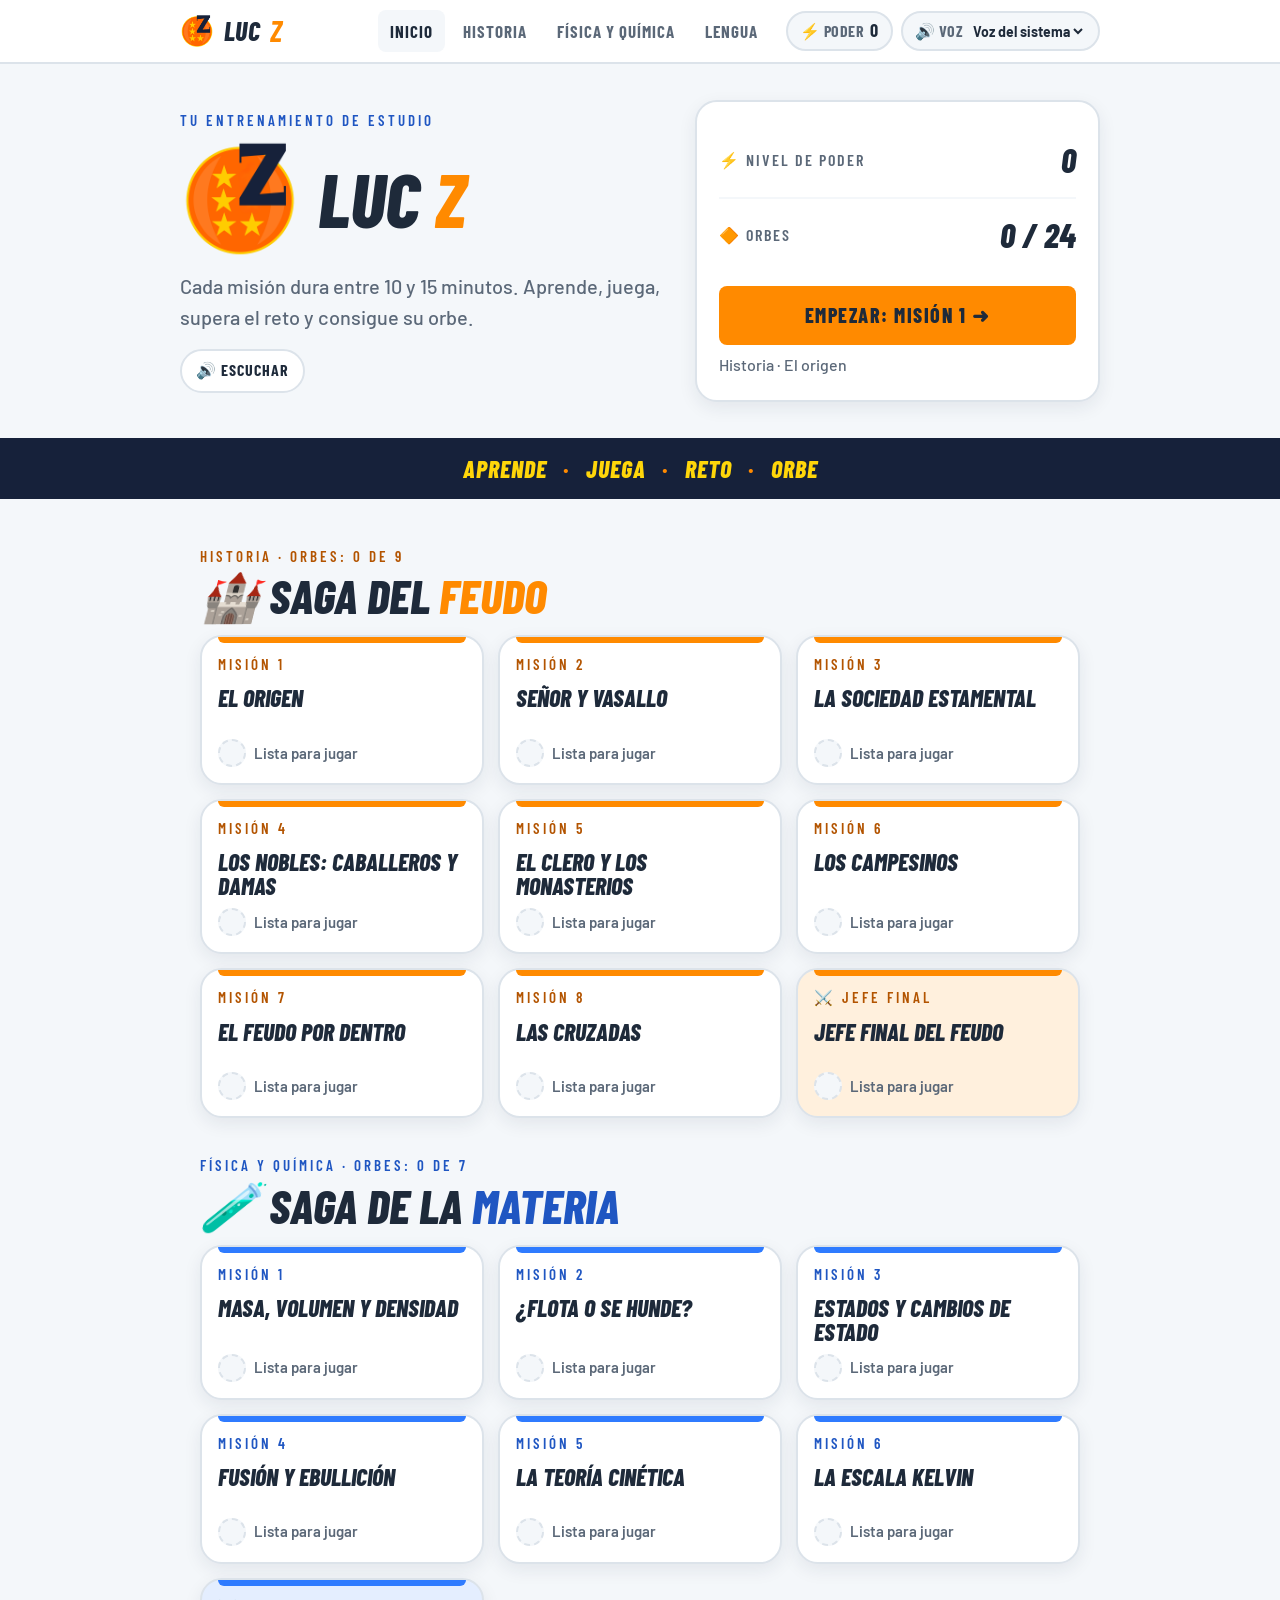
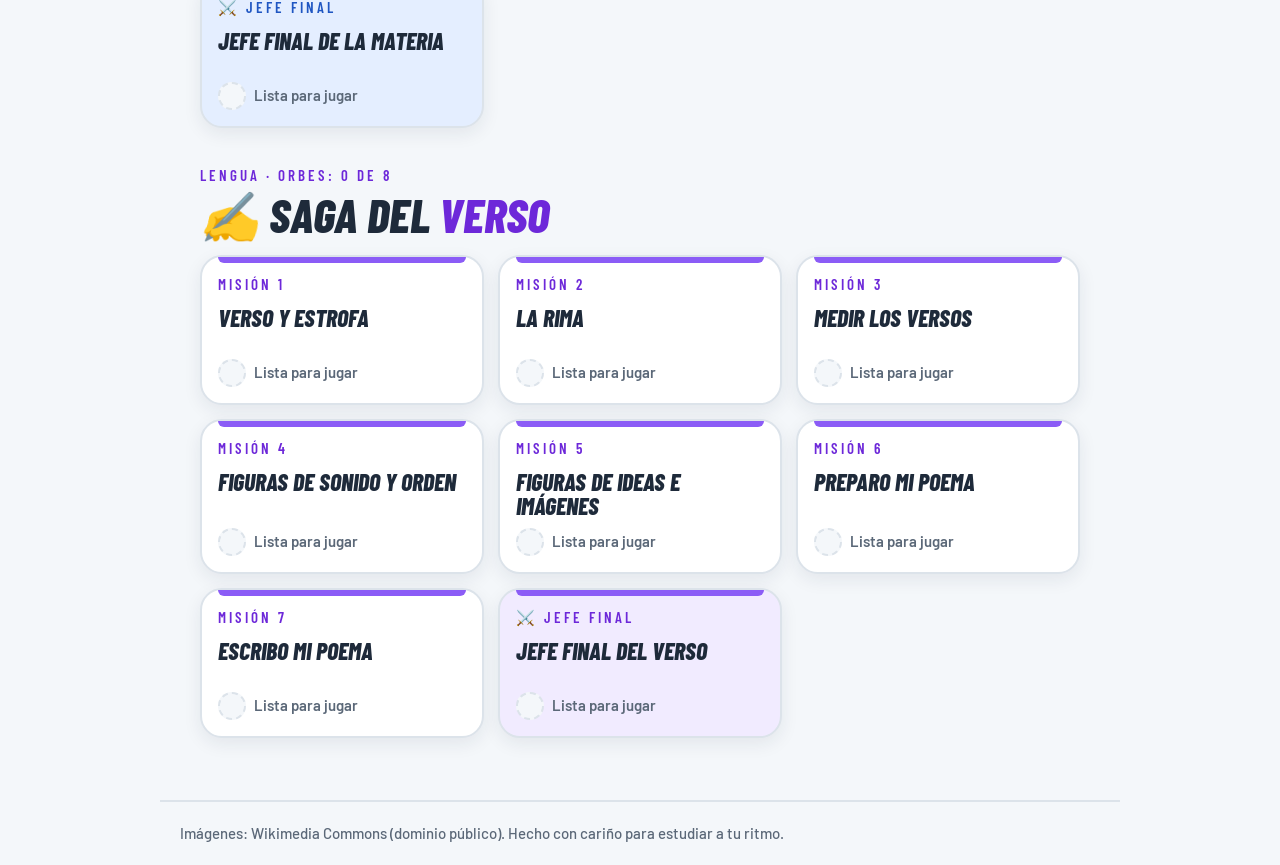
<file: index.html>
<!DOCTYPE html>
<html lang="es">
<head>
<meta charset="utf-8">
<meta name="viewport" content="width=device-width,initial-scale=1">
<meta name="robots" content="noindex, nofollow">
<title>Luc Z</title>
<link rel="preconnect" href="https://fonts.googleapis.com">
<link href="https://fonts.googleapis.com/css2?family=Barlow+Condensed:ital,wght@0,600;0,700;0,800;1,800&family=Barlow:wght@400;500;600;700&display=swap" rel="stylesheet">
<link rel="icon" type="image/png" sizes="32x32" href="img/favicon-32.png">
<link rel="icon" type="image/png" sizes="64x64" href="img/favicon-64.png">
<link rel="apple-touch-icon" href="img/apple-touch-icon.png">
<link rel="manifest" href="manifest.webmanifest">
<meta name="theme-color" content="#16213A">
<meta name="mobile-web-app-capable" content="yes">
<meta name="apple-mobile-web-app-capable" content="yes">
<meta name="apple-mobile-web-app-title" content="Luc Z">
<meta name="apple-mobile-web-app-status-bar-style" content="default">
<link rel="stylesheet" href="css/estilo.css">
</head>
<body>
<header id="cab"></header>
<main id="app"></main>
<script src="js/sagas.js"></script>
<script src="js/motor.js"></script>
<script>Motor.iniciarInicio();</script>
</body>
</html>
</file>
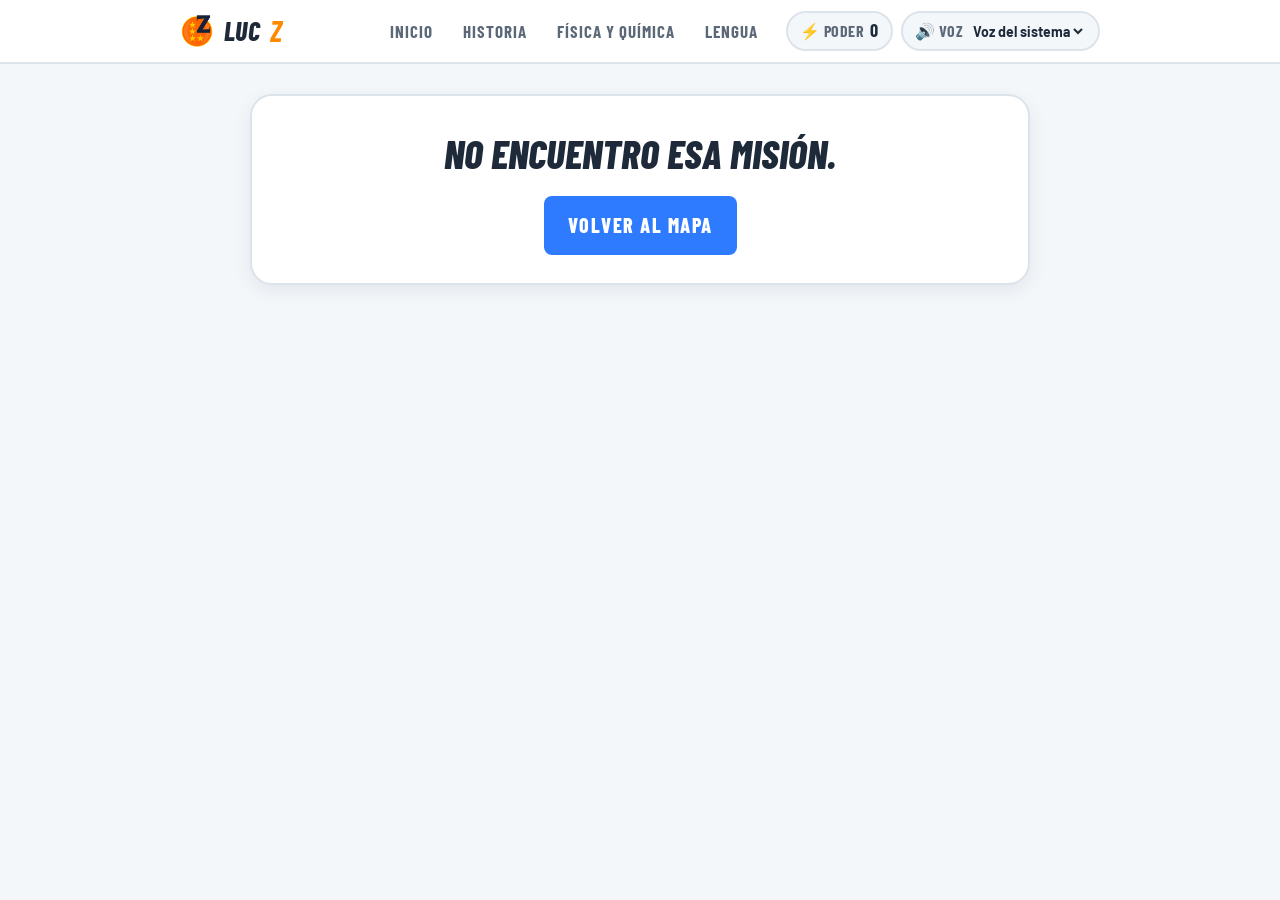
<file: mision.html>
<!DOCTYPE html>
<html lang="es">
<head>
<meta charset="utf-8">
<meta name="viewport" content="width=device-width,initial-scale=1">
<meta name="robots" content="noindex, nofollow">
<title>Luc Z</title>
<link rel="preconnect" href="https://fonts.googleapis.com">
<link href="https://fonts.googleapis.com/css2?family=Barlow+Condensed:ital,wght@0,600;0,700;0,800;1,800&family=Barlow:wght@400;500;600;700&display=swap" rel="stylesheet">
<link rel="icon" type="image/png" sizes="32x32" href="img/favicon-32.png">
<link rel="icon" type="image/png" sizes="64x64" href="img/favicon-64.png">
<link rel="apple-touch-icon" href="img/apple-touch-icon.png">
<link rel="manifest" href="manifest.webmanifest">
<meta name="theme-color" content="#16213A">
<meta name="mobile-web-app-capable" content="yes">
<meta name="apple-mobile-web-app-capable" content="yes">
<meta name="apple-mobile-web-app-title" content="Luc Z">
<meta name="apple-mobile-web-app-status-bar-style" content="default">
<link rel="stylesheet" href="css/estilo.css">
</head>
<body>
<header id="cab"></header>
<nav class="agenda" id="agenda" aria-label="Pasos de la misión"></nav>
<main id="app"></main>
<script src="js/sagas.js"></script>
<script src="js/motor.js"></script>
<script>Motor.iniciarMision();</script>
</body>
</html>
</file>
<file: css/estilo.css>
/* ==========================================================
   Misiones de estudio · Luc — estilo común (inicio y misiones)
   Estilo inspirado en Manu en clase: fondo claro, paneles blancos,
   titulares condensados en cursiva y un color por asignatura.
   Cambiar algo aquí lo cambia en todas las pantallas.
   ========================================================== */
:root{
  /* Paleta energía: naranja y azul vivos */
  --naranja:#FF8A00; --azul:#2F7BFF; --amarillo:#FFD60A; --verde:#22C55E; --noche:#16213A;
  /* Base clara */
  --blanco:#FFFFFF; --nube:#F4F7FA; --linea:#DCE3EA; --tinta:#1E2A3A; --suave:#5B6878;
  /* Funciones */
  --ok:#22C55E; --ok-tinte:#E6F8EC; --ok-hondo:#17733A;
  --pista:#FFD60A; --pista-tinte:#FFF8D9; --pista-hondo:#6B5600;
  /* Color de asignatura (lo cambia data-asig en <body>) */
  --asig:#2F7BFF; --asig-tinte:#E4EEFF; --asig-hondo:#1F56C2; --asig-texto:#FFFFFF;
  --titulo:"Barlow Condensed","Arial Narrow",sans-serif;
  --cuerpo:"Barlow","Segoe UI",Arial,sans-serif;
  --r-sm:8px; --r-md:14px; --r-lg:22px; --r-pill:999px;
  --sombra:0 6px 18px rgba(30,42,58,.08);
}
[data-asig="historia"]{--asig:#FF8A00; --asig-tinte:#FFF0DD; --asig-hondo:#B35400; --asig-texto:#1E2A3A}
[data-asig="fyq"]{--asig:#2F7BFF; --asig-tinte:#E4EEFF; --asig-hondo:#1F56C2; --asig-texto:#FFFFFF}

*{box-sizing:border-box}
body{margin:0;font-family:var(--cuerpo);font-weight:500;color:var(--tinta);font-size:20px;line-height:1.55;background:var(--nube);min-height:100vh}
a{color:inherit}

/* ---------- BARRA SUPERIOR ---------- */
.barra-sup{position:sticky;top:0;z-index:5;background:var(--blanco);border-bottom:2px solid var(--linea)}
.barra-sup .dentro{max-width:960px;margin:0 auto;padding:10px 20px;display:flex;align-items:center;gap:16px;flex-wrap:wrap}
.marca{display:flex;align-items:center;gap:10px;text-decoration:none;font-family:var(--titulo);font-weight:800;font-style:italic;font-size:26px;letter-spacing:.3px;text-transform:uppercase;line-height:1}
.marca img{width:34px;height:34px}
.marca b{color:var(--naranja);font-size:1.15em}
.menu{display:flex;gap:6px;flex-wrap:wrap;margin-left:auto}
.menu a{font-family:var(--titulo);font-weight:700;font-size:17px;letter-spacing:1px;text-transform:uppercase;text-decoration:none;color:var(--suave);padding:8px 12px;border-radius:var(--r-sm)}
.menu a:hover,.menu a.activo{background:var(--nube);color:var(--tinta)}
.chips{display:flex;gap:8px;align-items:center;flex-wrap:wrap}
.chip{display:inline-flex;align-items:center;gap:6px;background:var(--nube);border:2px solid var(--linea);border-radius:var(--r-pill);padding:4px 12px;font-family:var(--titulo);font-weight:700;font-size:16px;letter-spacing:.5px;text-transform:uppercase;color:var(--suave);min-height:40px}
.chip b{color:var(--tinta);font-size:18px}
.chip select{font:inherit;font-family:var(--cuerpo);font-size:14px;text-transform:none;letter-spacing:0;border:none;background:transparent;color:var(--tinta);max-width:150px}

/* ---------- CABECERA DE PÁGINA ---------- */
.cabeza{max-width:960px;margin:0 auto;padding:28px 20px 6px}
.ante{font-family:var(--titulo);font-weight:600;font-size:15px;letter-spacing:3px;text-transform:uppercase;color:var(--asig-hondo);margin:0 0 6px}
.titular{font-family:var(--titulo);font-weight:800;font-style:italic;text-transform:uppercase;font-size:56px;line-height:.9;margin:0;color:var(--tinta)}
.titular em{color:var(--asig);font-style:italic}
.entradilla{color:var(--suave);max-width:560px;margin:12px 0 0}
.progreso{margin-top:14px;max-width:560px}
.barra{height:14px;border-radius:var(--r-pill);background:var(--blanco);border:2px solid var(--linea);overflow:hidden}
.relleno{height:100%;width:0;background:var(--asig);transition:width .4s}

/* ---------- AGENDA (4 pasos numerados) ---------- */
.agenda{max-width:960px;margin:14px auto 0;padding:0 20px;display:grid;grid-template-columns:repeat(4,1fr);gap:10px}
.paso{display:flex;align-items:center;gap:10px;background:var(--blanco);border:2px solid var(--linea);border-radius:var(--r-md);padding:8px 12px;font-family:var(--titulo);font-weight:700;font-size:17px;letter-spacing:1px;text-transform:uppercase;color:var(--suave)}
.paso .ico{flex:none;width:32px;height:32px;border-radius:50%;background:var(--nube);display:inline-flex;align-items:center;justify-content:center;font-family:var(--cuerpo);font-size:16px}
.paso.actual{border-color:var(--asig);color:var(--tinta);background:var(--asig-tinte)}
.paso.actual .ico{background:var(--asig);color:var(--asig-texto)}
.paso.hecho{border-color:var(--ok);color:var(--ok-hondo)}
.paso.hecho .ico{background:var(--ok)}

/* ---------- TARJETA ---------- */
main{max-width:960px;margin:16px auto 56px;padding:0 20px}
.tarjeta{background:var(--blanco);border:2px solid var(--linea);border-radius:var(--r-lg);padding:28px;box-shadow:var(--sombra);max-width:780px}
.fila{display:flex;justify-content:space-between;align-items:center;gap:10px;flex-wrap:wrap}
.contador{font-family:var(--titulo);font-weight:600;font-size:15px;letter-spacing:3px;text-transform:uppercase;color:var(--asig-hondo)}
h2{font-family:var(--titulo);font-weight:800;font-style:italic;text-transform:uppercase;font-size:40px;line-height:.95;margin:10px 0 16px;color:var(--tinta)}
.clave{font-weight:700;background:var(--asig-tinte);border-bottom:3px solid var(--asig);padding:0 3px}
.ayuda{color:var(--suave);font-size:19px;margin:0 0 8px}
.voz{background:var(--blanco);border:2px solid var(--linea);color:var(--tinta);border-radius:var(--r-pill);padding:6px 14px;min-height:44px;font-family:var(--titulo);font-weight:700;font-size:16px;letter-spacing:1px;text-transform:uppercase}
.iconos{display:flex;gap:12px;flex-wrap:wrap;margin:4px 0 18px}
.icono{background:var(--asig-tinte);border-radius:var(--r-md);padding:10px 16px;text-align:center;font-size:42px;line-height:1.1;min-width:108px}
.icono span{display:block;font-family:var(--titulo);font-weight:700;font-size:16px;letter-spacing:1px;text-transform:uppercase;color:var(--tinta);margin-top:6px}

/* Imágenes (si no cargan, el motor oculta la figura) */
figure{margin:18px 0 4px}
figure img{width:100%;max-height:260px;object-fit:cover;border-radius:var(--r-md);display:block;background:var(--nube)}
figure.ajustada img{object-fit:contain}
figcaption{font-size:14px;color:var(--suave);margin-top:6px}

/* Truco de memoria */
.truco{margin-top:20px;background:var(--pista-tinte);border-left:6px solid var(--amarillo);border-radius:var(--r-md);padding:14px 18px}
.truco-tit{font-family:var(--titulo);font-weight:700;font-size:15px;letter-spacing:2px;text-transform:uppercase;color:var(--pista-hondo);margin-bottom:4px}
.letra{font-weight:700;color:var(--asig-hondo);font-size:1.12em}

/* ---------- BOTONES ---------- */
.acciones{display:flex;gap:12px;margin-top:24px;flex-wrap:wrap}
button,.boton{font:inherit;cursor:pointer;border:none;border-radius:var(--r-sm);padding:14px 24px;min-height:58px}
.btn{background:var(--asig);color:var(--asig-texto,var(--tinta));font-family:var(--titulo);font-weight:800;font-size:20px;letter-spacing:1.5px;text-transform:uppercase}
.btn:hover{filter:brightness(.96)}
.btn:disabled{background:var(--linea);color:#8C97A4;cursor:not-allowed}
.btn-pista{background:var(--blanco);color:var(--tinta);border:2px solid var(--tinta)}
a.boton{display:inline-flex;align-items:center;justify-content:center;text-decoration:none}
.opcion{display:block;width:100%;text-align:left;background:var(--blanco);color:var(--tinta);border:2px solid var(--linea);border-radius:var(--r-md);margin:10px 0;font-weight:700}
.opcion:hover{border-color:var(--asig)}
.opcion.sel{border-color:var(--asig);background:var(--asig-tinte)}
.opcion.bien{border-color:var(--ok);background:var(--ok-tinte);color:var(--ok-hondo)}
.opcion.mal{border-color:var(--linea);background:var(--nube);color:#9AA4AF;text-decoration:line-through;cursor:default}
.guia{border-color:var(--pista-hondo)!important;box-shadow:0 0 0 5px var(--amarillo)!important}

/* ---------- MENSAJES Y PISTAS ---------- */
.mensaje{margin-top:16px;padding:14px 18px;border-radius:var(--r-md);font-weight:700;display:none}
.mensaje.bien{display:block;background:var(--ok-tinte);border:2px solid var(--ok);color:var(--ok-hondo)}
.mensaje.pista{display:block;background:var(--pista-tinte);border:2px solid var(--amarillo);color:var(--pista-hondo)}
.nivel{display:inline-block;background:var(--amarillo);color:var(--tinta);border-radius:var(--r-pill);padding:1px 10px;font-family:var(--titulo);font-weight:700;font-size:15px;letter-spacing:1px;text-transform:uppercase;margin-right:8px}

/* ---------- JUEGO: ORDENAR ---------- */
.cadena{list-style:none;padding:0;margin:14px 0}
.cadena li{background:var(--ok-tinte);border:2px solid var(--ok);border-radius:var(--r-md);padding:10px 14px;margin:8px 0;font-weight:700;display:flex;gap:12px;align-items:center}
.num{background:var(--ok);color:var(--tinta);border-radius:50%;width:34px;height:34px;display:inline-flex;align-items:center;justify-content:center;flex:none;font-weight:700}

/* ---------- TARJETAS FLASH ---------- */
.flash{display:grid;grid-template-columns:1fr 1fr;gap:12px;margin-top:10px}
.carta{min-height:140px;background:var(--nube);border:2px solid var(--linea);border-radius:var(--r-md);color:var(--tinta);text-align:center;font-weight:700;font-size:19px;padding:16px}
.carta:hover{border-color:var(--asig)}
.carta.vuelta{border-color:var(--asig);background:var(--asig-tinte)}
.carta small{display:block;font-size:14px;color:var(--suave);margin-top:6px;font-weight:500}
.carta .emo{display:block;font-size:34px}

/* ---------- JUEGO: UNIR ---------- */
.unir{display:grid;grid-template-columns:2fr 3fr;gap:12px;margin-top:10px}
.col{display:flex;flex-direction:column;gap:10px}
.u-item{text-align:left;background:var(--blanco);border:2px solid var(--linea);border-radius:var(--r-md);color:var(--tinta);font-weight:700;padding:10px 12px;min-height:72px;display:flex;align-items:center;gap:10px;font-size:18px;line-height:1.3}
.u-item .emo{font-size:30px;flex:none}
.u-item.sel{border-color:var(--asig);background:var(--asig-tinte)}
.u-item.hecha{border-color:var(--ok);background:var(--ok-tinte);color:var(--ok-hondo);cursor:default}

/* ---------- JUEGO: CLASIFICAR ---------- */
.carta-grande{margin:12px 0;text-align:center;font-size:26px;font-weight:700;background:var(--asig-tinte);border:2px solid var(--asig);border-radius:var(--r-lg);padding:22px}
.carta-grande .emo{display:block;font-size:52px;line-height:1.2}
.cubos{display:grid;grid-template-columns:repeat(var(--n,2),1fr);gap:12px}
.cubo{background:var(--blanco);border:2px solid var(--tinta);border-radius:var(--r-md);color:var(--tinta);font-family:var(--titulo);font-weight:800;font-size:22px;letter-spacing:1px;text-transform:uppercase;padding:14px}
.cubo:hover{background:var(--nube)}
.cubo .emo{display:block;font-size:40px}
.listas{display:grid;grid-template-columns:repeat(var(--n,2),1fr);gap:12px;margin-top:16px}
.lista{background:var(--nube);border-radius:var(--r-md);padding:10px 14px;min-height:80px}
.lista-tit{font-family:var(--titulo);font-weight:700;color:var(--suave);font-size:16px;text-transform:uppercase;letter-spacing:2px}
.lista ul{list-style:none;margin:6px 0 0;padding:0;font-size:17px;font-weight:600}

/* ---------- ORBES ---------- */
.centro{text-align:center}
.centro.tarjeta{margin:0 auto}
.orbes{display:flex;gap:10px;justify-content:center;flex-wrap:wrap;margin:20px 0 8px}
.orbe{display:inline-block;width:42px;height:42px;border-radius:50%;background:var(--nube);border:2px dashed var(--linea)}
.orbe.on{border:2px solid var(--asig-hondo);background:radial-gradient(circle at 35% 30%,#FFFFFF,var(--asig) 60%,var(--asig-hondo))}
.premio{color:var(--asig-hondo)}
.descanso{background:var(--pista-tinte);border-radius:var(--r-md);padding:14px;margin-top:16px}

/* ---------- INICIO ---------- */
.portada{max-width:960px;margin:0 auto;padding:36px 20px 10px;display:grid;grid-template-columns:1.2fr 1fr;gap:28px;align-items:center}
.portada .titular{font-size:76px}
.portada .titular em{color:var(--naranja)}
.panel-poder{background:var(--blanco);border:2px solid var(--linea);border-radius:var(--r-lg);padding:22px;box-shadow:var(--sombra)}
.dato{display:flex;align-items:center;justify-content:space-between;gap:12px;padding:10px 0;border-bottom:2px solid var(--nube)}
.dato:last-of-type{border-bottom:none}
.dato span{font-family:var(--titulo);font-weight:600;font-size:16px;letter-spacing:2px;text-transform:uppercase;color:var(--suave)}
.dato b{font-family:var(--titulo);font-weight:800;font-style:italic;font-size:34px}
.panel-poder .btn{width:100%;margin-top:14px}
.franja{background:var(--noche);margin:26px 0 8px;padding:12px 20px;overflow:hidden;white-space:nowrap;text-align:center;font-family:var(--titulo);font-weight:800;font-style:italic;font-size:24px;letter-spacing:1px;text-transform:uppercase;color:var(--amarillo)}
.franja i{color:var(--naranja);font-style:normal;padding:0 10px}
.asignatura{max-width:960px;margin:0 auto;padding:30px 20px 6px;scroll-margin-top:80px}
.asignatura .titular{font-size:48px}
.mapa{display:grid;grid-template-columns:repeat(auto-fill,minmax(210px,1fr));gap:14px;margin-top:18px}
.nodo{position:relative;display:flex;flex-direction:column;gap:10px;min-height:150px;padding:16px;border-radius:var(--r-lg);background:var(--blanco);border:2px solid var(--linea);box-shadow:var(--sombra);text-decoration:none;color:var(--tinta)}
.nodo::before{content:"";position:absolute;left:16px;right:16px;top:0;height:6px;border-radius:0 0 6px 6px;background:var(--asig)}
a.nodo:hover{border-color:var(--asig)}
.nodo .n{font-family:var(--titulo);font-weight:600;font-size:15px;letter-spacing:3px;text-transform:uppercase;color:var(--asig-hondo)}
.nodo .t{font-family:var(--titulo);font-weight:800;font-style:italic;font-size:24px;line-height:1;text-transform:uppercase}
.nodo .estado{margin-top:auto;display:flex;align-items:center;gap:8px;font-size:15px;font-weight:600;color:var(--suave)}
.nodo .estado .orbe{width:28px;height:28px}
.nodo.hecha{background:var(--ok-tinte);border-color:var(--ok)}
.nodo.jefe{background:var(--asig-tinte)}
.nodo.bloq{opacity:.55;border-style:dashed;box-shadow:none}
.pie{max-width:960px;margin:30px auto 0;padding:20px;color:var(--suave);font-size:15px;border-top:2px solid var(--linea)}

:focus-visible{outline:4px solid var(--tinta);outline-offset:3px}
@media (max-width:760px){
  .portada{grid-template-columns:1fr}
  .portada .titular{font-size:58px}
  .menu{display:none}
  .agenda{grid-template-columns:repeat(2,1fr)}
}
@media (max-width:600px){
  .flash{grid-template-columns:1fr}
  h2{font-size:34px}
  .titular{font-size:44px}
  .tarjeta{padding:20px}
  .unir{grid-template-columns:1fr 1.4fr}.u-item{font-size:16px}.u-item .emo{font-size:24px}
  .cubos[style*="--n:3"],.listas[style*="--n:3"]{grid-template-columns:1fr}
  .cubos[style*="--n:3"] .cubo{display:flex;align-items:center;justify-content:center;gap:12px;min-height:64px;padding:10px 16px}
  .cubos[style*="--n:3"] .cubo .emo{display:inline;font-size:32px}
}
@media (prefers-reduced-motion:reduce){*{transition:none!important;animation:none!important}}

/* Página de misión: columna única centrada y legible */
body[data-asig] .cabeza, body[data-asig] .agenda, body[data-asig] main{max-width:840px}
body[data-asig] .tarjeta{max-width:none}
/* El azul de la paleta es claro: en titulares y textos usamos su tono hondo */
[data-asig="fyq"] .titular em, body[data-asig="fyq"] .titular em{color:var(--asig-hondo)}
.chip select{max-width:120px}
/* Móvil: misiones en 2 columnas para no hacer tanto scroll */
@media (max-width:600px){
  .mapa{grid-template-columns:1fr 1fr;gap:10px}
  .nodo{min-height:128px;padding:12px}
  .nodo .t{font-size:19px}
  .nodo .estado{font-size:13px}
  .franja{font-size:18px}
  .asignatura .titular{font-size:38px}
}
/* Logo de Luc Z en la portada */
.logo-portada{display:flex;align-items:center;gap:18px}
.logo-portada img{width:120px;height:120px;flex:none}
@media (max-width:600px){.logo-portada img{width:84px;height:84px}}
/* Instalar la app */
.instalar{margin-top:14px}
.instalar .boton{min-height:52px;font-family:var(--titulo);font-weight:800;font-size:18px;letter-spacing:1px;text-transform:uppercase}
.ayuda-instalar{background:var(--pista-tinte);border-left:6px solid var(--amarillo);border-radius:var(--r-md);padding:10px 14px;margin:0;font-size:17px;max-width:460px}
/* Lengua (morado) y poemas en pantalla */
[data-asig="lengua"]{--asig:#8B5CF6; --asig-tinte:#F1EBFF; --asig-hondo:#6D28D9; --asig-texto:#FFFFFF}
[data-asig="lengua"] .titular em, body[data-asig="lengua"] .titular em{color:var(--asig-hondo)}
.poema{background:var(--asig-tinte);border-left:6px solid var(--asig);border-radius:var(--r-md);padding:14px 20px;margin:0 0 16px;font-size:21px;line-height:1.6;font-style:italic}
.poema .hueco{display:block;height:14px}
.poema mark{background:var(--amarillo);color:var(--tinta);border-radius:4px;padding:0 3px;font-style:normal;font-weight:700}
.silabas{display:flex;flex-wrap:wrap;gap:6px;margin:8px 0}
.silabas span{background:var(--blanco);border:2px solid var(--asig);border-radius:8px;padding:2px 10px;font-weight:700;font-style:normal}
.silabas span.u{background:var(--amarillo);border-color:var(--pista-hondo)}
/* Escribir el poema */
.campos{display:flex;flex-direction:column;gap:12px;margin-top:16px}
.campo{display:grid;grid-template-columns:auto 1fr;gap:4px 10px;align-items:center}
.campo .etq{grid-column:2;font-family:var(--titulo);font-weight:700;font-size:16px;letter-spacing:1px;text-transform:uppercase;color:var(--asig-hondo)}
.campo:not(:has(.num-verso)) .etq{grid-column:1 / -1}
.campo input,.campo textarea{grid-column:2;font:inherit;font-size:20px;color:var(--tinta);background:var(--blanco);border:2px solid var(--linea);border-radius:var(--r-md);padding:12px 14px;min-height:56px;width:100%}
.campo:not(:has(.num-verso)) input,.campo:not(:has(.num-verso)) textarea{grid-column:1 / -1}
.campo input:focus,.campo textarea:focus{outline:none;border-color:var(--asig);box-shadow:0 0 0 4px var(--asig-tinte)}
.num-verso{grid-row:2;grid-column:1;width:40px;height:40px;border-radius:50%;background:var(--asig-tinte);color:var(--asig-hondo);display:inline-flex;align-items:center;justify-content:center;font-weight:700}
.guardado{font-size:15px;margin-top:10px}
.titulo-poema{font-style:normal;text-transform:uppercase;font-family:var(--titulo);letter-spacing:1px}
.poema .vacio{color:#9AA4AF}
.check{display:flex;align-items:center;gap:12px;background:var(--blanco);border:2px solid var(--linea);border-radius:var(--r-md);padding:12px 14px;margin:10px 0;font-weight:700;min-height:58px;cursor:pointer}
.check input{width:28px;height:28px;accent-color:var(--ok);flex:none}
.check:has(input:checked){border-color:var(--ok);background:var(--ok-tinte)}
</file>
